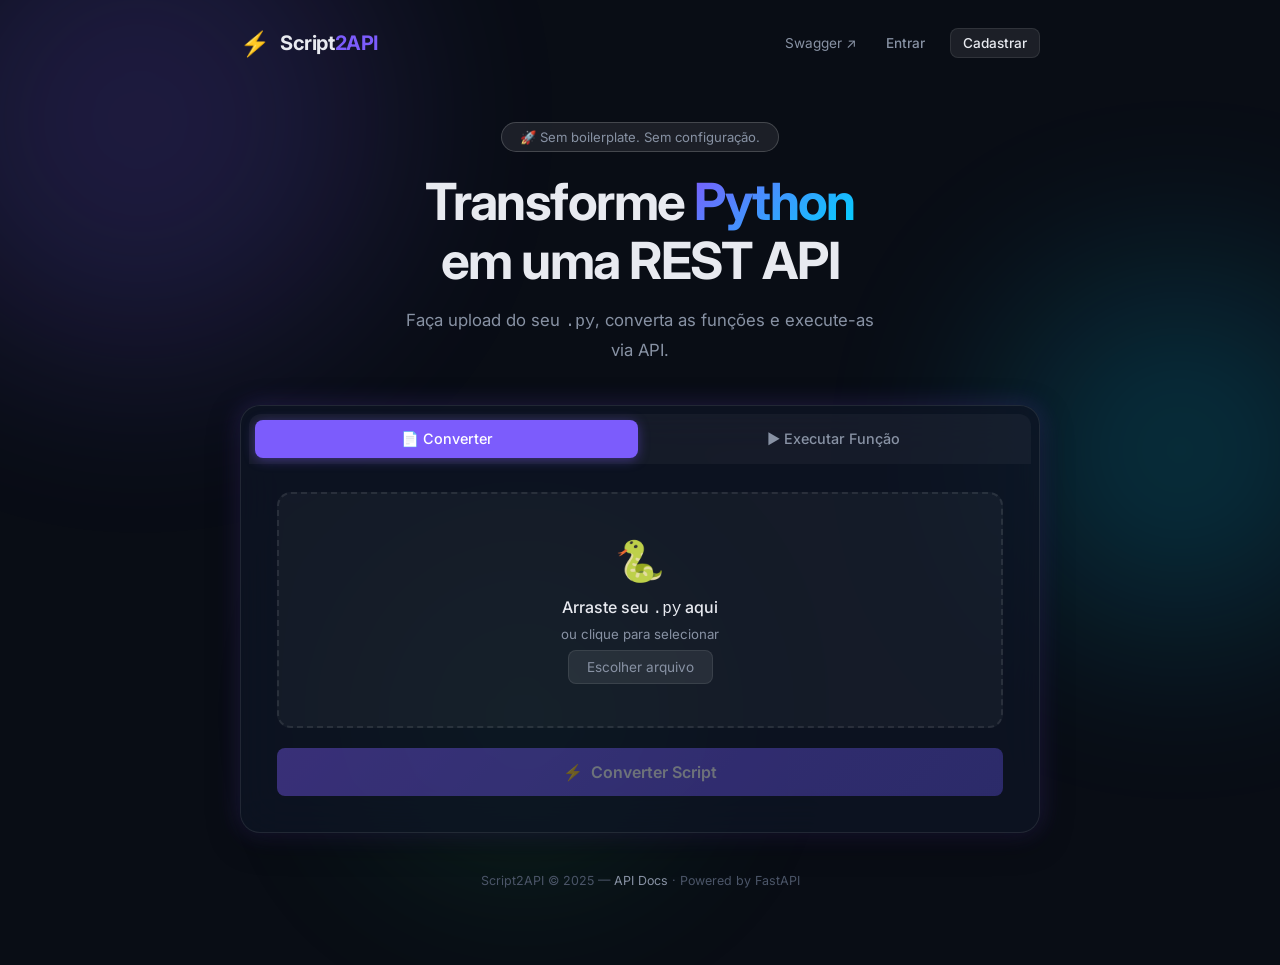
<file: frontend/index.html>
<!DOCTYPE html>
<html lang="pt-BR">
<head>
  <meta charset="UTF-8" />
  <meta name="viewport" content="width=device-width, initial-scale=1.0" />
  <title>Script2API — Turn Python into REST APIs</title>
  <meta name="description" content="Faça upload de qualquer script Python e obtenha uma API REST documentada em segundos." />
  <!-- URL do backend — vazio = mesma origem (quando frontend servido pelo backend) -->
  <meta name="api-url" content="" />
  <link rel="preconnect" href="https://fonts.googleapis.com" />
  <link rel="preconnect" href="https://fonts.gstatic.com" crossorigin />
  <link href="https://fonts.googleapis.com/css2?family=Inter:wght@300;400;500;600;700&family=JetBrains+Mono:wght@400;500&display=swap" rel="stylesheet" />
  <link rel="stylesheet" href="style.css" />
</head>
<body>

  <!-- ── BACKGROUND BLOBS ── -->
  <div class="bg-blob blob-1"></div>
  <div class="bg-blob blob-2"></div>
  <div class="bg-blob blob-3"></div>

  <!-- ══════════════════════════════
       AUTH MODAL
  ══════════════════════════════ -->
  <div class="modal-overlay hidden" id="auth-modal-overlay" onclick="closeAuthModal(event)">
    <div class="modal-card" id="auth-modal">
      <button class="modal-close" onclick="hideAuthModal()">✕</button>

      <div class="modal-logo">
        <span class="logo-icon">⚡</span>
        <span class="logo-text">Script<span class="logo-accent">2API</span></span>
      </div>

      <!-- Modal Tabs -->
      <div class="modal-tabs">
        <button class="modal-tab active" id="mtab-login" onclick="switchAuthTab('login')">Entrar</button>
        <button class="modal-tab" id="mtab-register" onclick="switchAuthTab('register')">Cadastrar</button>
      </div>

      <!-- Login Form -->
      <form id="form-login" class="auth-form" onsubmit="submitLogin(event)">
        <div class="field-row">
          <label for="login-email" class="field-label">E-mail</label>
          <input type="email" id="login-email" class="field-input" placeholder="seu@email.com" required />
        </div>
        <div class="field-row">
          <label for="login-password" class="field-label">Senha</label>
          <input type="password" id="login-password" class="field-input" placeholder="••••••" required />
        </div>
        <div class="auth-error hidden" id="login-error"></div>
        <button type="submit" class="btn-primary" id="btn-login-submit">
          <span class="btn-icon">→</span> Entrar
        </button>
        <div class="auth-divider"><span>ou</span></div>
        <button type="button" class="btn-github" onclick="loginWithGitHub()">
          <svg viewBox="0 0 24 24" class="github-icon"><path fill="currentColor" d="M12 2C6.477 2 2 6.484 2 12.017c0 4.425 2.865 8.18 6.839 9.504.5.092.682-.217.682-.483 0-.237-.008-.868-.013-1.703-2.782.605-3.369-1.343-3.369-1.343-.454-1.158-1.11-1.466-1.11-1.466-.908-.62.069-.608.069-.608 1.003.07 1.531 1.032 1.531 1.032.892 1.53 2.341 1.088 2.91.832.092-.647.35-1.088.636-1.338-2.22-.253-4.555-1.113-4.555-4.951 0-1.093.39-1.988 1.029-2.688-.103-.253-.446-1.272.098-2.65 0 0 .84-.27 2.75 1.026A9.564 9.564 0 0112 6.844c.85.004 1.705.115 2.504.337 1.909-1.296 2.747-1.027 2.747-1.027.546 1.379.202 2.398.1 2.651.64.7 1.028 1.595 1.028 2.688 0 3.848-2.339 4.695-4.566 4.943.359.309.678.92.678 1.855 0 1.338-.012 2.419-.012 2.747 0 .268.18.58.688.482A10.019 10.019 0 0022 12.017C22 6.484 17.522 2 12 2z"/></svg>
          Entrar com GitHub
        </button>
        <p class="auth-switch">Não tem conta?
          <button type="button" class="link-btn" onclick="switchAuthTab('register')">Cadastre-se</button>
        </p>
      </form>

      <!-- Register Form -->
      <form id="form-register" class="auth-form hidden" onsubmit="submitRegister(event)">
        <div class="field-row">
          <label for="reg-username" class="field-label">Username</label>
          <input type="text" id="reg-username" class="field-input" placeholder="joao_silva" required minlength="3" maxlength="30" />
        </div>
        <div class="field-row">
          <label for="reg-email" class="field-label">E-mail</label>
          <input type="email" id="reg-email" class="field-input" placeholder="seu@email.com" required />
        </div>
        <div class="field-row">
          <label for="reg-password" class="field-label">Senha <span class="optional">(min. 6 caracteres)</span></label>
          <input type="password" id="reg-password" class="field-input" placeholder="••••••" required minlength="6" />
        </div>
        <div class="auth-error hidden" id="register-error"></div>
        <button type="submit" class="btn-primary" id="btn-register-submit">
          <span class="btn-icon">✓</span> Criar conta grátis
        </button>
        <div class="auth-divider"><span>ou</span></div>
        <button type="button" class="btn-github" onclick="loginWithGitHub()">
          <svg viewBox="0 0 24 24" class="github-icon"><path fill="currentColor" d="M12 2C6.477 2 2 6.484 2 12.017c0 4.425 2.865 8.18 6.839 9.504.5.092.682-.217.682-.483 0-.237-.008-.868-.013-1.703-2.782.605-3.369-1.343-3.369-1.343-.454-1.158-1.11-1.466-1.11-1.466-.908-.62.069-.608.069-.608 1.003.07 1.531 1.032 1.531 1.032.892 1.53 2.341 1.088 2.91.832.092-.647.35-1.088.636-1.338-2.22-.253-4.555-1.113-4.555-4.951 0-1.093.39-1.988 1.029-2.688-.103-.253-.446-1.272.098-2.65 0 0 .84-.27 2.75 1.026A9.564 9.564 0 0112 6.844c.85.004 1.705.115 2.504.337 1.909-1.296 2.747-1.027 2.747-1.027.546 1.379.202 2.398.1 2.651.64.7 1.028 1.595 1.028 2.688 0 3.848-2.339 4.695-4.566 4.943.359.309.678.92.678 1.855 0 1.338-.012 2.419-.012 2.747 0 .268.18.58.688.482A10.019 10.019 0 0022 12.017C22 6.484 17.522 2 12 2z"/></svg>
          Cadastrar com GitHub
        </button>
        <p class="auth-switch">Já tem conta?
          <button type="button" class="link-btn" onclick="switchAuthTab('login')">Entrar</button>
        </p>
      </form>
    </div>
  </div>

  <!-- ── HEADER ── -->
  <header class="header">
    <div class="logo">
      <span class="logo-icon">⚡</span>
      <span class="logo-text">Script<span class="logo-accent">2API</span></span>
    </div>
    <nav class="header-nav">
      <a href="#" id="nav-docs" class="nav-link" onclick="window.open(window._apiBase+'/docs','_blank')">Swagger ↗</a>

      <!-- Guest state -->
      <div id="header-guest">
        <button class="btn-header-auth" onclick="showAuthModal('login')">Entrar</button>
        <button class="btn-header-auth btn-register-header" onclick="showAuthModal('register')">Cadastrar</button>
      </div>

      <!-- Logged-in state -->
      <div id="header-user" class="hidden">
        <div class="user-pill" onclick="toggleUserMenu()">
          <div class="user-avatar" id="user-avatar">J</div>
          <span class="user-name" id="user-name-label">—</span>
          <span class="plan-badge" id="plan-badge">free</span>
          <span class="chevron">▾</span>
        </div>
        <div class="user-menu hidden" id="user-menu">
          <div class="user-menu-info" id="user-menu-info">
            <small>Uso este mês</small>
            <div class="usage-mini-bar">
              <div class="usage-mini-fill" id="menu-usage-fill"></div>
            </div>
            <small id="menu-usage-text">0/5</small>
          </div>
          <hr class="menu-divider" />
          <button class="menu-item" onclick="openHistory()">📋 Histórico</button>
          <button class="menu-item" id="btn-upgrade-pro" onclick="checkoutPro()" style="color:var(--accent);font-weight:bold;">🌟 Upgrade para Pro</button>
          <button class="menu-item hidden" id="btn-manage-sub" onclick="manageSubscription()">💳 Gerenciar Assinatura</button>
          <hr class="menu-divider" />
          <button class="menu-item danger" onclick="logout()">↩ Sair</button>
        </div>
      </div>
    </nav>
  </header>

  <!-- ── HERO ── -->
  <section class="hero">
    <div class="hero-tag">🚀 Sem boilerplate. Sem configuração.</div>
    <h1 class="hero-title">Transforme <span class="gradient-text">Python</span><br/>em uma REST API</h1>
    <p class="hero-sub">Faça upload do seu <code>.py</code>, converta as funções e execute-as via API.</p>

    <!-- Usage bar (shown when logged in) -->
    <div class="usage-hero hidden" id="usage-hero">
      <div class="usage-hero-label">
        <span id="usage-hero-text">0 / 5 conversões este mês</span>
        <span class="usage-hero-reset" id="usage-hero-reset"></span>
      </div>
      <div class="usage-hero-track">
        <div class="usage-hero-fill" id="usage-hero-fill"></div>
      </div>
    </div>
  </section>

  <!-- ── MAIN CARD ── -->
  <main class="main-card" id="app">

    <!-- ── TABS ── -->
    <div class="tabs" role="tablist">
      <button class="tab active" id="tab-convert" role="tab" onclick="switchTab('convert')">📄 Converter</button>
      <button class="tab" id="tab-run" role="tab" onclick="switchTab('run')">▶ Executar Função</button>
    </div>

    <!-- PANEL: CONVERTER -->
    <div id="panel-convert" class="panel active" role="tabpanel">
      <div class="upload-zone" id="upload-zone"
           ondragover="onDragOver(event)" ondragleave="onDragLeave(event)" ondrop="onDrop(event,'convert')">
        <input type="file" id="file-convert" accept=".py" class="file-input" onchange="onFileSelect(event,'convert')" />
        <div class="upload-icon">🐍</div>
        <p class="upload-title">Arraste seu <code>.py</code> aqui</p>
        <p class="upload-sub">ou clique para selecionar</p>
        <button class="btn-ghost" onclick="document.getElementById('file-convert').click()">Escolher arquivo</button>
      </div>
      <div class="file-badge hidden" id="file-badge-convert">
        <span class="file-badge-icon">📄</span>
        <span class="file-badge-name" id="file-badge-name-convert">—</span>
        <button class="file-badge-remove" onclick="clearFile('convert')">✕</button>
      </div>
      <button class="btn-primary" id="btn-convert" onclick="runConvert()" disabled>
        <span class="btn-icon">⚡</span> Converter Script
      </button>
    </div>

    <!-- PANEL: RUN -->
    <div id="panel-run" class="panel" role="tabpanel">
      <div class="upload-zone" id="upload-zone-run"
           ondragover="onDragOver(event)" ondragleave="onDragLeave(event)" ondrop="onDrop(event,'run')">
        <input type="file" id="file-run" accept=".py" class="file-input" onchange="onFileSelect(event,'run')" />
        <div class="upload-icon">🐍</div>
        <p class="upload-title">Arraste seu <code>.py</code> aqui</p>
        <p class="upload-sub">ou clique para selecionar</p>
        <button class="btn-ghost" onclick="document.getElementById('file-run').click()">Escolher arquivo</button>
      </div>
      <div class="file-badge hidden" id="file-badge-run">
        <span class="file-badge-icon">📄</span>
        <span class="file-badge-name" id="file-badge-name-run">—</span>
        <button class="file-badge-remove" onclick="clearFile('run')">✕</button>
      </div>
      <div class="field-row">
        <label for="func-name" class="field-label">Nome da Função <span class="required">*</span></label>
        <input type="text" id="func-name" class="field-input" placeholder="ex: soma, calcular_imc" />
      </div>
      <div class="field-row">
        <label for="func-args" class="field-label">
          Argumentos <span class="optional">(JSON)</span>
          <span class="field-hint">ex: {"a": 3, "b": 7}</span>
        </label>
        <textarea id="func-args" class="field-textarea" rows="3" placeholder='{"a": 1, "b": 2}'>{}</textarea>
      </div>
      <div class="fields-inline">
        <div class="field-row flex-1">
          <label for="timeout" class="field-label">Timeout (s)</label>
          <input type="number" id="timeout" class="field-input" value="5" min="1" max="10" step="0.5" />
        </div>
      </div>
      <button class="btn-primary btn-green" id="btn-run" onclick="runExecute()" disabled>
        <span class="btn-icon">▶</span> Executar Função
      </button>
    </div>

    <!-- SEPARATOR -->
    <div class="result-separator hidden" id="result-separator"><span>Resultado</span></div>

    <!-- RESULT BLOCK -->
    <div class="result-block hidden" id="result-block">
      <div class="result-status-bar" id="result-status-bar">
        <div class="result-status-dot" id="result-status-dot"></div>
        <span class="result-status-text" id="result-status-text">—</span>
        <span class="result-exec-time" id="result-exec-time"></span>
        <button class="btn-copy" id="btn-copy" onclick="copyResult()">📋 Copiar</button>
      </div>
      <div id="endpoints-section" class="hidden">
        <h3 class="section-heading">Endpoints gerados</h3>
        <div id="endpoints-list" class="endpoints-list"></div>
      </div>
      <div id="code-section" class="hidden">
        <div class="code-header">
          <h3 class="section-heading" style="margin:0">Código gerado</h3>
          <button class="btn-ghost-sm" onclick="copyCode()">📋 Copiar código</button>
        </div>
        <pre class="code-block" id="generated-code"></pre>
      </div>
      <div id="exec-section" class="hidden">
        <h3 class="section-heading">Resultado da execução</h3>
        <pre class="code-block result-value" id="exec-result"></pre>
      </div>
      <div id="error-section" class="hidden">
        <div class="error-box" id="error-box"></div>
      </div>
      <!-- Cross Selling -->
      <div class="cross-sell-banner" style="margin-top: 24px; padding: 16px; background: rgba(124, 92, 252, 0.1); border: 1px solid var(--accent); border-radius: 12px; display: flex; justify-content: space-between; align-items: center; gap: 16px;">
        <div>
          <strong style="color: var(--accent-2); font-size: 0.95rem;">Sua API está pronta!</strong>
          <p style="margin: 0; font-size: 0.85rem; color: var(--text-muted);">Gere uma documentação README incrível automaticamente.</p>
        </div>
        <a href="https://readmeforge.onrender.com" target="_blank" class="btn-primary" style="padding: 8px 16px; font-size: 0.85rem; white-space: nowrap; text-decoration: none;">Conhecer ReadmeForge</a>
      </div>
      <!-- Usage inline result -->
      <div class="usage-result hidden" id="usage-result">
        <div class="usage-result-inner">
          <span class="usage-result-label" id="usage-result-label">0/5 usos</span>
          <div class="usage-bar-track">
            <div class="usage-bar-fill" id="usage-bar-fill"></div>
          </div>
          <span class="usage-result-plan" id="usage-result-plan">free</span>
        </div>
      </div>
    </div>

    <!-- LOADING OVERLAY -->
    <div class="loading-overlay hidden" id="loading-overlay">
      <div class="spinner"></div>
      <p class="loading-text" id="loading-text">Processando…</p>
    </div>

  </main>

  <!-- HISTORY PANEL (slide-in) -->
  <div class="history-overlay hidden" id="history-overlay" onclick="closeHistory(event)">
    <div class="history-panel" id="history-panel">
      <div class="history-header">
        <h2 class="history-title">📋 Histórico de Conversões</h2>
        <button class="modal-close" onclick="closeHistoryPanel()">✕</button>
      </div>
      <div class="history-list" id="history-list">
        <div class="history-loading">Carregando…</div>
      </div>
    </div>
  </div>

  <footer class="footer">
    Script2API &copy; 2025 — <a href="#" onclick="window.open(window._apiBase+'/docs','_blank')" id="footer-docs">API Docs</a> · Powered by FastAPI
  </footer>

  <script src="app.js"></script>
</body>
</html>
</file>
<file: frontend/style.css>
/* ============================================================
   Script2API — style.css
   Design System: dark glassmorphism + neon accents + Auth UI
   ============================================================ */

/* ── RESET & TOKENS ─────────────────────────────────────── */
*, *::before, *::after { box-sizing: border-box; margin: 0; padding: 0; }

:root {
  --bg:           #090d15;
  --surface:      rgba(255,255,255,0.04);
  --surface-high: rgba(255,255,255,0.08);
  --border:       rgba(255,255,255,0.09);
  --border-high:  rgba(255,255,255,0.18);

  --accent:       #7c5cfc;
  --accent-2:     #00d2ff;
  --accent-green: #22c55e;
  --accent-red:   #f43f5e;
  --accent-warn:  #f59e0b;

  --text:         #e8eaf0;
  --text-muted:   #8892a4;
  --text-faint:   #4b5568;

  --radius:       14px;
  --radius-sm:    8px;
  --radius-lg:    20px;
  --shadow:       0 8px 32px rgba(0,0,0,0.45);
  --glow:         0 0 24px rgba(124,92,252,0.25);

  --font:        'Inter', sans-serif;
  --font-mono:   'JetBrains Mono', monospace;

  --transition:  0.2s ease;
}

/* ── BASE ──────────────────────────────────────────────── */
html { scroll-behavior: smooth; }

body {
  font-family: var(--font);
  background: var(--bg);
  color: var(--text);
  min-height: 100vh;
  display: flex;
  flex-direction: column;
  align-items: center;
  padding: 0 16px 80px;
  overflow-x: hidden;
  position: relative;
}

/* ── BACKGROUND BLOBS ──────────────────────────────────── */
.bg-blob {
  position: fixed;
  border-radius: 50%;
  filter: blur(100px);
  opacity: 0.18;
  pointer-events: none;
  z-index: 0;
  animation: float 10s ease-in-out infinite alternate;
}
.blob-1 { width: 480px; height: 480px; background: #7c5cfc; top: -120px; left: -100px; }
.blob-2 { width: 360px; height: 360px; background: #00d2ff; top: 30%; right: -80px; animation-delay: 3s; }
.blob-3 { width: 280px; height: 280px; background: #22c55e; bottom: 5%; left: 30%; animation-delay: 6s; }

@keyframes float {
  from { transform: translate(0, 0) scale(1); }
  to   { transform: translate(20px, -20px) scale(1.05); }
}

/* ── HEADER ────────────────────────────────────────────── */
.header {
  width: 100%;
  max-width: 800px;
  display: flex;
  align-items: center;
  justify-content: space-between;
  padding: 28px 0 0;
  position: relative;
  z-index: 10;
}

.logo { display: flex; align-items: center; gap: 10px; }
.logo-icon { font-size: 1.5rem; }
.logo-text  { font-size: 1.25rem; font-weight: 700; letter-spacing: -0.02em; }
.logo-accent { color: var(--accent); }

.header-nav { display: flex; align-items: center; gap: 16px; position: relative; }
.nav-link {
  color: var(--text-muted);
  text-decoration: none;
  font-size: 0.85rem;
  transition: color var(--transition);
}
.nav-link:hover { color: var(--text); }

/* AUTH: HEADER BUTTONS & USER PILL */
#header-guest, #header-user { display: flex; align-items: center; gap: 12px; }

.btn-header-auth {
  background: transparent;
  border: 1px solid transparent;
  color: var(--text-muted);
  font-family: var(--font);
  font-size: 0.85rem;
  font-weight: 500;
  cursor: pointer;
  padding: 6px 12px;
  border-radius: var(--radius-sm);
  transition: all var(--transition);
}
.btn-header-auth:hover { color: var(--text); }
.btn-register-header {
  background: var(--surface-high);
  border-color: var(--border);
  color: var(--text);
}
.btn-register-header:hover { border-color: var(--border-high); background: var(--border); }

.user-pill {
  display: flex;
  align-items: center;
  gap: 8px;
  background: var(--surface);
  border: 1px solid var(--border);
  padding: 4px 12px 4px 4px;
  border-radius: 100px;
  cursor: pointer;
  transition: border-color var(--transition);
}
.user-pill:hover { border-color: var(--border-high); }

.user-avatar {
  width: 24px;
  height: 24px;
  border-radius: 50%;
  background: linear-gradient(135deg, var(--accent), var(--accent-2));
  color: #fff;
  display: flex;
  align-items: center;
  justify-content: center;
  font-size: 0.75rem;
  font-weight: 700;
}
.user-name { font-size: 0.85rem; font-weight: 500; }
.plan-badge {
  font-size: 0.65rem;
  font-weight: 700;
  text-transform: uppercase;
  background: var(--surface-high);
  padding: 2px 6px;
  border-radius: 4px;
  letter-spacing: 0.05em;
  color: var(--text-muted);
}
.plan-badge.pro { background: var(--accent); color: #fff; }
.chevron { font-size: 0.7rem; color: var(--text-faint); margin-left: 4px; }

/* USER MENU */
.user-menu {
  position: absolute;
  top: calc(100% + 8px);
  right: 0;
  width: 220px;
  background: rgba(14, 20, 36, 0.95);
  backdrop-filter: blur(24px);
  border: 1px solid var(--border);
  border-radius: var(--radius-sm);
  box-shadow: 0 10px 40px rgba(0,0,0,0.5);
  padding: 8px 0;
  display: flex;
  flex-direction: column;
  z-index: 50;
  transform-origin: top right;
  animation: scaleIn 0.15s ease;
}
@keyframes scaleIn { from { opacity: 0; transform: scale(0.95); } to { opacity: 1; transform: scale(1); } }

.user-menu-info { padding: 8px 16px; display: flex; flex-direction: column; gap: 6px; }
.user-menu-info small { font-size: 0.75rem; color: var(--text-muted); display: flex; justify-content: space-between; }
.usage-mini-bar { height: 4px; background: var(--surface-high); border-radius: 4px; overflow: hidden; }
.usage-mini-fill { height: 100%; border-radius: 4px; transition: width 0.3s; background: linear-gradient(90deg, var(--accent-green), var(--accent-warn)); }

.menu-divider { border: 0; height: 1px; background: var(--border); margin: 4px 0; }
.menu-item {
  background: none; border: none; width: 100%; text-align: left;
  padding: 10px 16px; color: var(--text); font-size: 0.85rem; font-family: var(--font);
  cursor: pointer; transition: background var(--transition);
}
.menu-item:hover { background: var(--surface); }
.menu-item.danger { color: var(--accent-red); }
.menu-item.danger:hover { background: rgba(244,63,94,0.1); }

/* ── HERO ──────────────────────────────────────────────── */
.hero {
  text-align: center;
  padding: 64px 0 40px;
  position: relative;
  z-index: 10;
}

.hero-tag {
  display: inline-block;
  background: var(--surface-high);
  border: 1px solid var(--border-high);
  border-radius: 100px;
  padding: 6px 18px;
  font-size: 0.82rem;
  color: var(--text-muted);
  margin-bottom: 20px;
  transition: all var(--transition);
  cursor: default;
}
.hero-tag:hover {
  background: rgba(124,92,252,0.15);
  border-color: var(--accent);
  color: var(--text);
  box-shadow: 0 0 16px rgba(124,92,252,0.4);
  transform: translateY(-2px);
}

.hero-title {
  font-size: clamp(2rem, 5vw, 3.2rem);
  font-weight: 700;
  line-height: 1.15;
  letter-spacing: -0.03em;
  margin-bottom: 16px;
}

.gradient-text {
  background: linear-gradient(135deg, var(--accent), var(--accent-2), #ff007a, var(--accent));
  background-size: 300% 300%;
  -webkit-background-clip: text;
  -webkit-text-fill-color: transparent;
  background-clip: text;
  animation: textGradient 6s ease infinite;
}

@keyframes textGradient {
  0% { background-position: 0% 50%; }
  50% { background-position: 100% 50%; }
  100% { background-position: 0% 50%; }
}

.hero-sub {
  color: var(--text-muted);
  font-size: 1.05rem;
  max-width: 480px;
  margin: 0 auto;
  line-height: 1.7;
}

.usage-hero {
  margin: 24px auto 0;
  max-width: 320px;
  display: flex;
  flex-direction: column;
  gap: 8px;
  text-align: left;
  background: var(--surface);
  padding: 12px 16px;
  border-radius: var(--radius-sm);
  border: 1px solid var(--border);
}
.usage-hero-label { display: flex; justify-content: space-between; font-size: 0.78rem; color: var(--text-muted); }
.usage-hero-reset { color: var(--text-faint); font-family: var(--font-mono); }
.usage-hero-track { height: 6px; background: var(--surface-high); border-radius: 4px; overflow: hidden; }
.usage-hero-fill { height: 100%; border-radius: 4px; transition: width 0.5s ease; background: var(--accent-green); }


/* ── MAIN CARD ─────────────────────────────────────────── */
.main-card {
  position: relative;
  z-index: 10;
  width: 100%;
  max-width: 800px;
  background: rgba(14, 20, 36, 0.75);
  backdrop-filter: blur(24px);
  -webkit-backdrop-filter: blur(24px);
  border: 1px solid var(--border);
  border-radius: var(--radius-lg);
  box-shadow: var(--shadow), var(--glow);
  padding: 8px;
  overflow: hidden;
}

/* ── TABS ──────────────────────────────────────────────── */
.tabs {
  display: flex;
  gap: 4px;
  background: var(--surface);
  border-radius: calc(var(--radius-lg) - 8px) calc(var(--radius-lg) - 8px) 0 0;
  padding: 6px;
}

.tab {
  flex: 1;
  padding: 10px 16px;
  border: none;
  border-radius: var(--radius-sm);
  font-family: var(--font);
  font-size: 0.9rem;
  font-weight: 500;
  cursor: pointer;
  transition: all var(--transition);
  background: transparent;
  color: var(--text-muted);
}

.tab:hover { background: var(--surface-high); color: var(--text); }

.tab.active {
  background: var(--accent);
  color: #fff;
  box-shadow: 0 2px 12px rgba(124,92,252,0.4);
}

/* ── PANELS ────────────────────────────────────────────── */
.panel {
  display: none;
  padding: 28px;
  flex-direction: column;
  gap: 20px;
}
.panel.active { display: flex; }

/* ── UPLOAD ZONE ───────────────────────────────────────── */
.upload-zone {
  border: 2px dashed var(--border);
  border-radius: var(--radius);
  padding: 42px 24px;
  text-align: center;
  cursor: pointer;
  transition: all var(--transition);
  display: flex;
  flex-direction: column;
  align-items: center;
  gap: 8px;
  background: var(--surface);
  position: relative;
}

.upload-zone:hover,
.upload-zone.drag-over {
  border-color: var(--accent);
  background: rgba(124,92,252,0.06);
  box-shadow: 0 0 0 4px rgba(124,92,252,0.08);
}

.upload-zone.has-file {
  border-color: var(--accent-green);
  background: rgba(34,197,94,0.04);
}

.file-input { display: none; }

.upload-icon { font-size: 2.5rem; margin-bottom: 4px; }
.upload-title { font-size: 1rem; font-weight: 500; color: var(--text); }
.upload-sub { font-size: 0.83rem; color: var(--text-muted); }

/* ── FILE BADGE ────────────────────────────────────────── */
.file-badge {
  display: flex;
  align-items: center;
  gap: 10px;
  background: rgba(34,197,94,0.1);
  border: 1px solid rgba(34,197,94,0.25);
  border-radius: var(--radius-sm);
  padding: 10px 14px;
}
.file-badge.hidden { display: none; }
.file-badge-icon { font-size: 1.1rem; }
.file-badge-name { flex: 1; font-size: 0.88rem; font-family: var(--font-mono); color: var(--accent-green); overflow: hidden; text-overflow: ellipsis; white-space: nowrap; }
.file-badge-remove {
  background: none; border: none; color: var(--text-muted);
  cursor: pointer; font-size: 1rem; padding: 2px 6px;
  border-radius: 4px; transition: all var(--transition);
}
.file-badge-remove:hover { background: rgba(244,63,94,0.15); color: var(--accent-red); }

/* ── FIELDS ────────────────────────────────────────────── */
.field-row { display: flex; flex-direction: column; gap: 6px; margin-bottom: 12px; }
.field-label { font-size: 0.83rem; font-weight: 500; color: var(--text-muted); display: flex; align-items: center; gap: 6px; }
.optional { color: var(--text-faint); font-weight: 400; }
.required { color: var(--accent-red); }
.field-hint { margin-left: auto; font-size: 0.75rem; color: var(--text-faint); font-family: var(--font-mono); }

.field-input, .field-textarea {
  background: var(--surface);
  border: 1px solid var(--border);
  border-radius: var(--radius-sm);
  padding: 10px 14px;
  font-family: var(--font);
  font-size: 0.9rem;
  color: var(--text);
  outline: none;
  transition: border-color var(--transition), box-shadow var(--transition);
  width: 100%;
}
.field-input::placeholder, .field-textarea::placeholder { color: var(--text-faint); }
.field-input:focus, .field-textarea:focus {
  border-color: var(--accent);
  box-shadow: 0 0 0 3px rgba(124,92,252,0.15);
}
.field-textarea { resize: vertical; font-family: var(--font-mono); font-size: 0.85rem; }

.fields-inline { display: grid; grid-template-columns: 1fr 1fr; gap: 16px; margin-bottom: 12px; }
.flex-1 { flex: 1; }

/* ── BUTTONS ───────────────────────────────────────────── */
.btn-primary {
  display: flex;
  align-items: center;
  justify-content: center;
  gap: 8px;
  padding: 14px 28px;
  border: none;
  border-radius: var(--radius-sm);
  font-family: var(--font);
  font-size: 1rem;
  font-weight: 600;
  cursor: pointer;
  transition: all var(--transition);
  background: linear-gradient(135deg, var(--accent), #5b4fd8);
  color: #fff;
  box-shadow: 0 4px 16px rgba(124,92,252,0.35);
  width: 100%;
}
.btn-primary:hover:not(:disabled) {
  transform: translateY(-2px);
  box-shadow: 0 8px 24px rgba(124,92,252,0.5);
}
.btn-primary:active:not(:disabled) { transform: translateY(0); }
.btn-primary:disabled { opacity: 0.4; cursor: not-allowed; box-shadow: none; }
.btn-primary.btn-green {
  background: linear-gradient(135deg, var(--accent-green), #16a34a);
  box-shadow: 0 4px 16px rgba(34,197,94,0.3);
}
.btn-primary.btn-green:hover:not(:disabled) { box-shadow: 0 8px 24px rgba(34,197,94,0.45); }

.btn-ghost {
  background: var(--surface-high); border: 1px solid var(--border); border-radius: var(--radius-sm);
  color: var(--text-muted); font-family: var(--font); font-size: 0.85rem; padding: 8px 18px;
  cursor: pointer; transition: all var(--transition);
}
.btn-ghost:hover { border-color: var(--accent); color: var(--text); }

.btn-ghost-sm {
  background: var(--surface-high); border: 1px solid var(--border); border-radius: var(--radius-sm);
  color: var(--text-muted); font-family: var(--font); font-size: 0.78rem; padding: 5px 12px;
  cursor: pointer; transition: all var(--transition);
}
.btn-ghost-sm:hover { color: var(--text); border-color: var(--border-high); }

.btn-copy {
  margin-left: auto; background: var(--surface-high); border: 1px solid var(--border); border-radius: var(--radius-sm);
  color: var(--text-muted); font-size: 0.78rem; padding: 4px 10px; cursor: pointer; transition: all var(--transition);
  display: flex; align-items: center; gap: 4px;
}
.btn-copy:hover { color: var(--text); border-color: var(--border-high); }
.btn-copy.copied { color: var(--accent-green); border-color: rgba(34,197,94,0.4); }

.btn-icon { font-size: 1rem; }

/* ── SEPARATOR ─────────────────────────────────────────── */
.result-separator {
  display: flex; align-items: center; gap: 12px; padding: 0 28px;
  color: var(--text-faint); font-size: 0.78rem; font-weight: 500; letter-spacing: 0.05em; text-transform: uppercase;
}
.result-separator::before, .result-separator::after { content: ''; flex: 1; height: 1px; background: var(--border); }
.result-separator.hidden { display: none; }

/* ── RESULT BLOCK ──────────────────────────────────────── */
.result-block { padding: 0 28px 28px; display: flex; flex-direction: column; gap: 16px; }
.result-block.hidden { display: none; }

.result-status-bar {
  display: flex; align-items: center; gap: 10px; padding: 10px 14px;
  background: var(--surface); border-radius: var(--radius-sm); border: 1px solid var(--border);
}
.result-status-dot { width: 8px; height: 8px; border-radius: 50%; background: var(--text-faint); flex-shrink: 0; }
.result-status-dot.success { background: var(--accent-green); box-shadow: 0 0 8px rgba(34,197,94,0.6); }
.result-status-dot.error   { background: var(--accent-red);   box-shadow: 0 0 8px rgba(244,63,94,0.6); }

.result-status-text { font-size: 0.88rem; font-weight: 500; max-width: 70%; word-break: break-all; }
.result-exec-time { font-size: 0.78rem; color: var(--text-faint); font-family: var(--font-mono); }

/* ── ENDPOINTS LIST ────────────────────────────────────── */
.section-heading {
  font-size: 0.8rem; font-weight: 600; text-transform: uppercase; letter-spacing: 0.06em;
  color: var(--text-muted); margin-bottom: 10px;
}

.endpoints-list { display: flex; flex-direction: column; gap: 8px; }

.endpoint-card {
  display: flex; align-items: center; gap: 12px; padding: 12px 16px; background: var(--surface);
  border: 1px solid var(--border); border-radius: var(--radius-sm); transition: border-color var(--transition);
}
.endpoint-card:hover { border-color: var(--border-high); }
.endpoint-method {
  font-size: 0.72rem; font-weight: 700; padding: 3px 8px; border-radius: 4px;
  background: rgba(124,92,252,0.15); color: var(--accent); font-family: var(--font-mono); flex-shrink: 0;
}
.endpoint-path { font-family: var(--font-mono); font-size: 0.87rem; color: var(--text); flex: 1; }
.endpoint-args { font-size: 0.75rem; color: var(--text-faint); font-family: var(--font-mono); }

/* ── CODE BLOCK ────────────────────────────────────────── */
.code-header { display: flex; align-items: center; justify-content: space-between; margin-bottom: 8px; }
.code-block {
  background: rgba(0,0,0,0.4); border: 1px solid var(--border); border-radius: var(--radius-sm);
  padding: 16px; font-family: var(--font-mono); font-size: 0.8rem; color: var(--accent-2);
  overflow-x: auto; white-space: pre; max-height: 340px; line-height: 1.6;
}
.result-value { color: #a6e3a1; }

/* ── ERROR BOX ─────────────────────────────────────────── */
.error-box {
  background: rgba(244,63,94,0.08); border: 1px solid rgba(244,63,94,0.25); border-radius: var(--radius-sm);
  padding: 14px 16px; font-size: 0.88rem; color: #fca5a5; font-family: var(--font-mono);
  line-height: 1.6; white-space: pre-wrap; word-break: break-word;
}

/* ── USAGE RESULT (INLINE) ─────────────────────────────── */
.usage-result {
  background: var(--surface); border: 1px solid var(--border); border-radius: var(--radius-sm);
  padding: 12px 16px; margin-top: 8px;
}
.usage-result-inner { display: flex; align-items: center; gap: 12px; }
.usage-result-label { font-size: 0.8rem; color: var(--text-muted); white-space: nowrap; }
.usage-result-plan { font-size: 0.7rem; color: var(--accent); font-weight: 700; text-transform: uppercase; background: rgba(124,92,252,0.15); padding: 2px 6px; border-radius: 4px; }
.usage-bar-track { flex: 1; height: 6px; background: var(--surface-high); border-radius: 4px; overflow: hidden; }
.usage-bar-fill { height: 100%; border-radius: 4px; transition: width 0.5s ease; background: var(--accent-green); width: 0%; }

/* ── LOADING OVERLAY ───────────────────────────────────── */
.loading-overlay {
  position: absolute; inset: 0; background: rgba(9,13,21,0.75); backdrop-filter: blur(8px);
  display: flex; flex-direction: column; align-items: center; justify-content: center; gap: 16px;
  border-radius: var(--radius-lg); z-index: 50;
}
.loading-overlay.hidden { display: none; }
.spinner {
  width: 44px; height: 44px; border: 3px solid var(--border); border-top-color: var(--accent);
  border-radius: 50%; animation: spin 0.7s linear infinite;
}
@keyframes spin { to { transform: rotate(360deg); } }
.loading-text { font-size: 0.9rem; color: var(--text-muted); }

/* ── AUTH MODAL ────────────────────────────────────────── */
.modal-overlay {
  position: fixed; inset: 0; background: rgba(0,0,0,0.6); backdrop-filter: blur(4px);
  display: flex; align-items: center; justify-content: center; z-index: 100;
  opacity: 1; transition: opacity 0.2s;
}
.modal-overlay.hidden { display: none; opacity: 0; }

.modal-card {
  position: relative; width: 100%; max-width: 420px; background: rgba(14,20,36,0.95);
  border: 1px solid var(--border); border-radius: var(--radius-lg); box-shadow: var(--shadow);
  padding: 32px; animation: modalIn 0.3s cubic-bezier(0.175, 0.885, 0.32, 1.275);
}
@keyframes modalIn { from { transform: scale(0.9); opacity: 0; } to { transform: scale(1); opacity: 1; } }

.modal-close {
  position: absolute; top: 16px; right: 16px; background: transparent; border: none;
  color: var(--text-muted); font-size: 1.2rem; cursor: pointer; transition: color 0.2s;
}
.modal-close:hover { color: var(--text); }

.modal-logo { text-align: center; margin-bottom: 24px; font-size: 1.4rem; font-weight: 700; line-height: 1; }
.modal-tabs { display: flex; gap: 4px; background: var(--surface); padding: 4px; border-radius: var(--radius-sm); margin-bottom: 24px; }
.modal-tab {
  flex: 1; padding: 10px; background: transparent; border: none; border-radius: 6px;
  color: var(--text-muted); font-family: var(--font); font-size: 0.9rem; font-weight: 500; cursor: pointer; transition: all 0.2s;
}
.modal-tab.active { background: var(--surface-high); color: var(--text); box-shadow: 0 2px 8px rgba(0,0,0,0.2); }

.auth-form { display: flex; flex-direction: column; }
.auth-switch { text-align: center; margin-top: 16px; font-size: 0.85rem; color: var(--text-faint); }
.link-btn { background: none; border: none; color: var(--accent); cursor: pointer; font-family: var(--font); font-size: 0.85rem; font-weight: 500; margin-left: 4px; }
.link-btn:hover { text-decoration: underline; }

.auth-error {
  background: rgba(244,63,94,0.1); border: 1px solid rgba(244,63,94,0.3); border-radius: var(--radius-sm);
  color: #fca5a5; padding: 10px 12px; font-size: 0.85rem; margin-bottom: 16px; text-align: center;
}

.auth-divider {
  display: flex; align-items: center; text-align: center; margin: 16px 0; color: var(--text-faint); font-size: 0.85rem;
}
.auth-divider::before, .auth-divider::after {
  content: ''; flex: 1; border-bottom: 1px solid var(--border);
}
.auth-divider span { padding: 0 10px; }

.btn-github {
  display: flex; align-items: center; justify-content: center; gap: 8px; width: 100%;
  padding: 12px 28px; background: rgba(255,255,255,0.05); border: 1px solid var(--border);
  border-radius: var(--radius-sm); color: var(--text); font-family: var(--font);
  font-size: 0.95rem; font-weight: 500; cursor: pointer; transition: all var(--transition);
}
.btn-github:hover {
  background: rgba(255,255,255,0.1); border-color: var(--border-high);
}
.github-icon { width: 18px; height: 18px; }

/* ── HISTORY PANEL ────────────────────────────────────────── */
.history-overlay {
  position: fixed; inset: 0; background: rgba(0,0,0,0.4); backdrop-filter: blur(2px); z-index: 200;
  display: flex; justify-content: flex-end; opacity: 1; transition: opacity 0.3s;
}
.history-overlay.hidden { display: none; opacity: 0; }

.history-panel {
  width: 100%; max-width: 480px; height: 100%; background: rgba(14,20,36,0.98);
  border-left: 1px solid var(--border); display: flex; flex-direction: column;
  transform: translateX(0); transition: transform 0.3s ease; box-shadow: -10px 0 30px rgba(0,0,0,0.5);
}
.history-overlay.hidden .history-panel { transform: translateX(100%); }

.history-header {
  display: flex; justify-content: space-between; align-items: center; padding: 24px; border-bottom: 1px solid var(--border);
}
.history-title { font-size: 1.1rem; font-weight: 600; color: var(--text); }
.history-list { flex: 1; overflow-y: auto; padding: 24px; display: flex; flex-direction: column; gap: 12px; }

.history-item {
  background: var(--surface); border: 1px solid var(--border); border-radius: var(--radius-sm); padding: 16px; position: relative;
}
.history-item-top { display: flex; justify-content: space-between; margin-bottom: 8px; align-items: flex-start; }
.history-item-file { font-family: var(--font-mono); font-size: 0.88rem; color: var(--accent-2); }
.history-item-func { font-family: var(--font-mono); font-size: 0.82rem; color: #a6e3a1; margin-top: 4px; display: inline-block; background: rgba(166,227,161,0.1); padding: 2px 6px; border-radius: 4px; }
.history-item-status { font-size: 0.75rem; padding: 2px 6px; border-radius: 4px; font-weight: 600; text-transform: uppercase; }
.history-item-status.success { background: rgba(34,197,94,0.15); color: var(--accent-green); }
.history-item-status.error { background: rgba(244,63,94,0.15); color: var(--accent-red); }

.history-item-date { font-size: 0.75rem; color: var(--text-faint); margin-top: 12px; display: flex; justify-content: space-between; }
.history-item-error { margin-top: 8px; font-size: 0.75rem; color: #fca5a5; background: rgba(244,63,94,0.05); padding: 8px; border-radius: 4px; font-family: var(--font-mono); word-break: break-all; }

.history-loading { color: var(--text-muted); font-size: 0.9rem; text-align: center; margin-top: 40px; }

/* ── HIDDEN ────────────────────────────────────────────── */
.hidden { display: none !important; }

/* ── FOOTER ────────────────────────────────────────────── */
.footer {
  margin-top: 40px;
  text-align: center;
  font-size: 0.78rem;
  color: var(--text-faint);
  position: relative;
  z-index: 10;
}
.footer a { color: var(--text-muted); text-decoration: none; }
.footer a:hover { color: var(--text); }

/* ── RESPONSIVE ────────────────────────────────────────── */
@media (max-width: 600px) {
  .panel { padding: 18px; }
  .result-block { padding: 0 18px 18px; }
  .fields-inline { grid-template-columns: 1fr; }
  .hero-title { font-size: 1.8rem; }
  .history-panel { max-width: 100%; }
}
</file>
